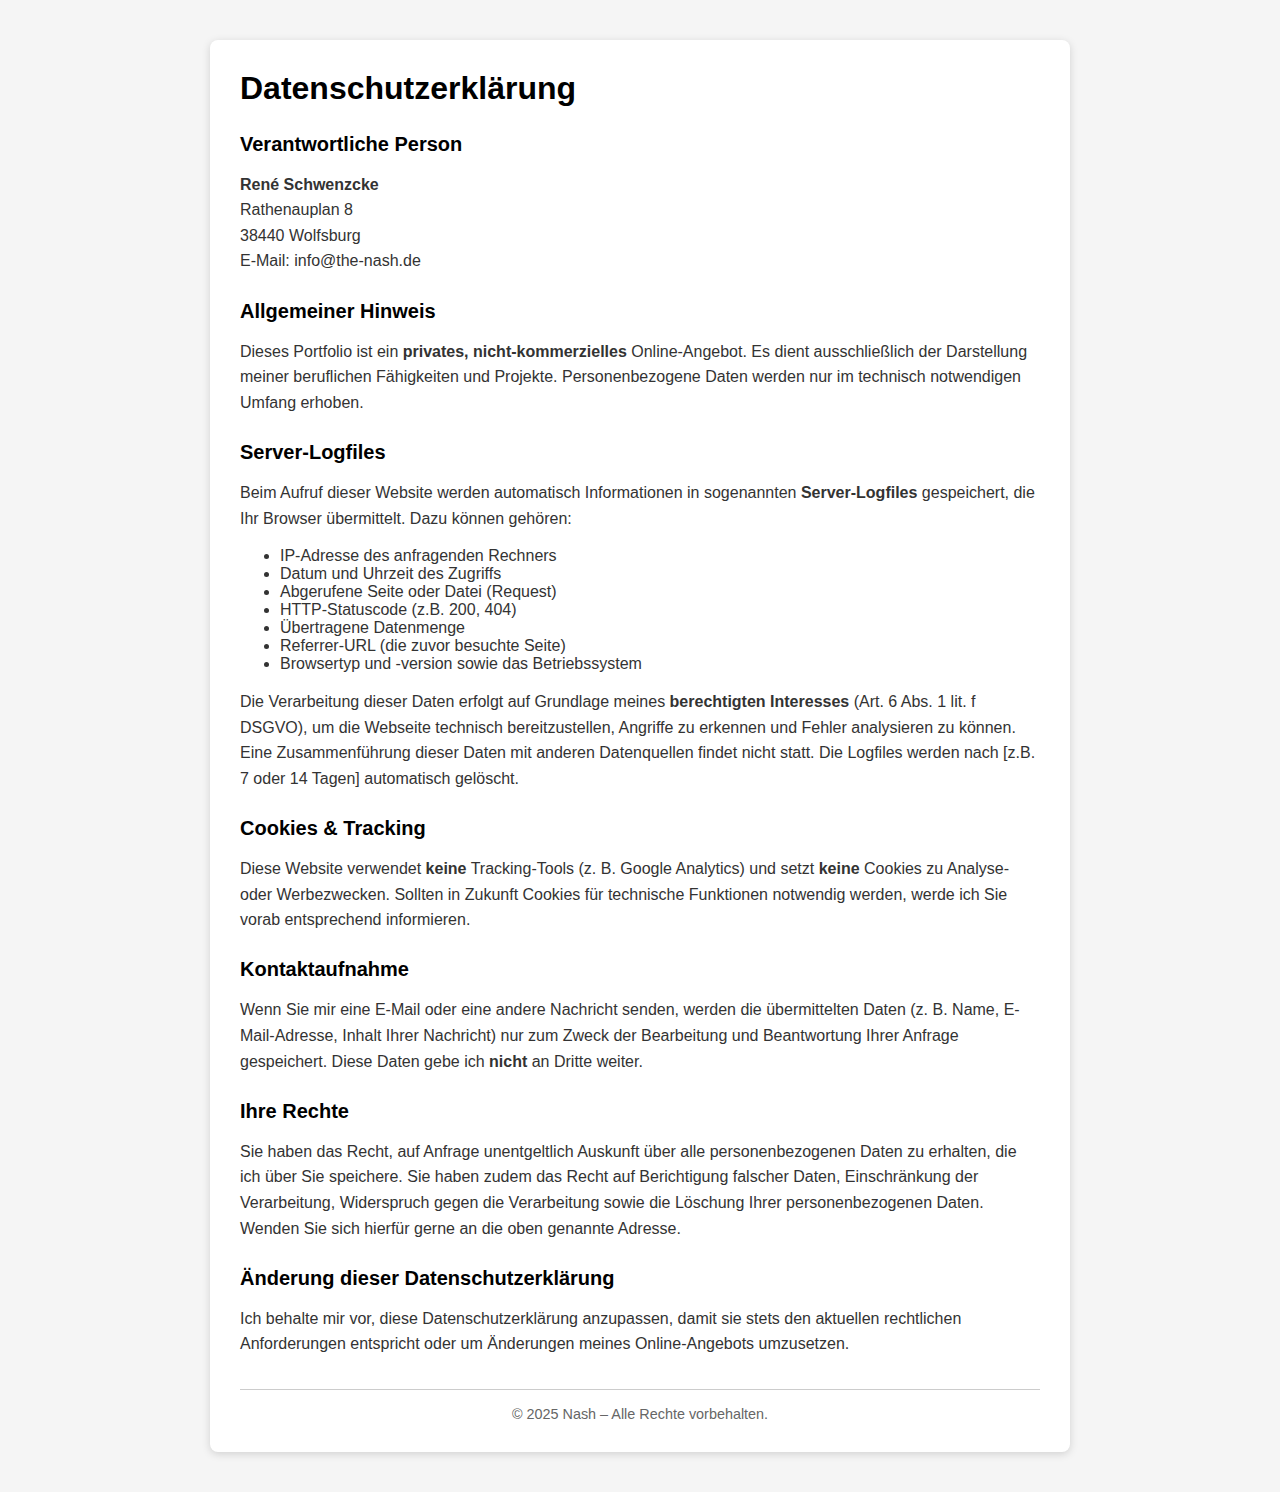
<file: Datenschutzerklaerung.html>
<!DOCTYPE html>
<html lang="de">
<head>
  <meta charset="utf-8">
  <title>Datenschutzerklärung | Mein Portfolio</title>
  <meta name="viewport" content="width=device-width, initial-scale=1.0">

  <!-- Minimales Inline-CSS (Karten-Optik) -->
  <style>
    /* Grundlayout: leicht grauer Seitenhintergrund */
    html, body {
      margin: 0;
      padding: 0;
      font-family: "Open Sans", Arial, sans-serif;
      background: #f5f5f5; /* Hellgrau */
      color: #333;
    }

    /* Container für Karten-Optik mit Schatten */
    .card {
      max-width: 800px;
      margin: 40px auto;
      background: #fff;
      border-radius: 8px;
      box-shadow: 0 2px 8px rgba(0,0,0,0.15);
      padding: 30px;
    }

    /* Überschriften */
    h1, h2 {
      color: #000;
      margin-top: 0;
    }
    h1 {
      margin-bottom: 0.8rem;
    }
    h2 {
      margin-top: 1.6rem;
      margin-bottom: 0.5rem;
      font-size: 1.25rem;
    }

    /* Absätze */
    p {
      line-height: 1.6;
      margin-bottom: 1rem;
    }

    /* Footer unten in der Karte */
    footer {
      margin-top: 2rem;
      padding-top: 1rem;
      border-top: 1px solid #ccc;
      text-align: center;
      font-size: 0.9rem;
      color: #666;
    }
    
    strong {
      font-weight: 600;
    }
  </style>
</head>
<body>

  <div class="card">
    <header>
      <h1>Datenschutzerklärung</h1>
    </header>

    <main>
      <!-- 1) Verantwortliche Person -->
      <section>
        <h2>Verantwortliche Person</h2>
        <p>
          <strong>René Schwenzcke</strong><br>
          Rathenauplan 8<br>
          38440 Wolfsburg<br>
          E-Mail: info@the-nash.de
        </p>
      </section>

      <!-- 2) Allgemeiner Hinweis -->
      <section>
        <h2>Allgemeiner Hinweis</h2>
        <p>
          Dieses Portfolio ist ein <strong>privates, nicht-kommerzielles</strong> Online-Angebot.
          Es dient ausschließlich der Darstellung meiner beruflichen Fähigkeiten und Projekte.
          Personenbezogene Daten werden nur im technisch notwendigen Umfang erhoben.
        </p>
      </section>

      <!-- 3) Server-Logfiles (inkl. IP-Adressen) -->
      <section>
        <h2>Server-Logfiles</h2>
        <p>
          Beim Aufruf dieser Website werden automatisch Informationen in sogenannten 
          <strong>Server-Logfiles</strong> gespeichert, die Ihr Browser übermittelt. 
          Dazu können gehören:
        </p>
        <ul>
          <li>IP-Adresse des anfragenden Rechners</li>
          <li>Datum und Uhrzeit des Zugriffs</li>
          <li>Abgerufene Seite oder Datei (Request)</li>
          <li>HTTP-Statuscode (z.B. 200, 404)</li>
          <li>Übertragene Datenmenge</li>
          <li>Referrer-URL (die zuvor besuchte Seite)</li>
          <li>Browsertyp und -version sowie das Betriebssystem</li>
        </ul>
        <p>
          Die Verarbeitung dieser Daten erfolgt auf Grundlage meines 
          <strong>berechtigten Interesses</strong> (Art. 6 Abs. 1 lit. f DSGVO), 
          um die Webseite technisch bereitzustellen, Angriffe zu erkennen und Fehler analysieren zu können. 
          Eine Zusammenführung dieser Daten mit anderen Datenquellen findet nicht statt. 
          Die Logfiles werden nach [z.B. 7 oder 14 Tagen] automatisch gelöscht.
        </p>
      </section>

      <!-- 4) Cookies / Tracking -->
      <section>
        <h2>Cookies &amp; Tracking</h2>
        <p>
          Diese Website verwendet <strong>keine</strong> Tracking-Tools (z. B. Google Analytics) 
          und setzt <strong>keine</strong> Cookies zu Analyse- oder Werbezwecken.
          Sollten in Zukunft Cookies für technische Funktionen notwendig werden, 
          werde ich Sie vorab entsprechend informieren.
        </p>
      </section>

      <!-- 5) Kontaktaufnahme -->
      <section>
        <h2>Kontaktaufnahme</h2>
        <p>
          Wenn Sie mir eine E-Mail oder eine andere Nachricht senden, werden die übermittelten Daten 
          (z. B. Name, E-Mail-Adresse, Inhalt Ihrer Nachricht) nur zum Zweck der Bearbeitung und Beantwortung 
          Ihrer Anfrage gespeichert. Diese Daten gebe ich <strong>nicht</strong> an Dritte weiter.
        </p>
      </section>

      <!-- 6) Rechte der Betroffenen -->
      <section>
        <h2>Ihre Rechte</h2>
        <p>
          Sie haben das Recht, auf Anfrage unentgeltlich Auskunft über alle personenbezogenen Daten 
          zu erhalten, die ich über Sie speichere. Sie haben zudem das Recht auf Berichtigung falscher Daten, 
          Einschränkung der Verarbeitung, Widerspruch gegen die Verarbeitung sowie die Löschung Ihrer personenbezogenen Daten. 
          Wenden Sie sich hierfür gerne an die oben genannte Adresse.
        </p>
      </section>

      <!-- 7) Änderung dieser Erklärung -->
      <section>
        <h2>Änderung dieser Datenschutzerklärung</h2>
        <p>
          Ich behalte mir vor, diese Datenschutzerklärung anzupassen, 
          damit sie stets den aktuellen rechtlichen Anforderungen entspricht 
          oder um Änderungen meines Online-Angebots umzusetzen.
        </p>
      </section>
    </main>

    <footer>
      &copy; 2025 Nash – Alle Rechte vorbehalten.
    </footer>
  </div>

</body>
</html>
</file>
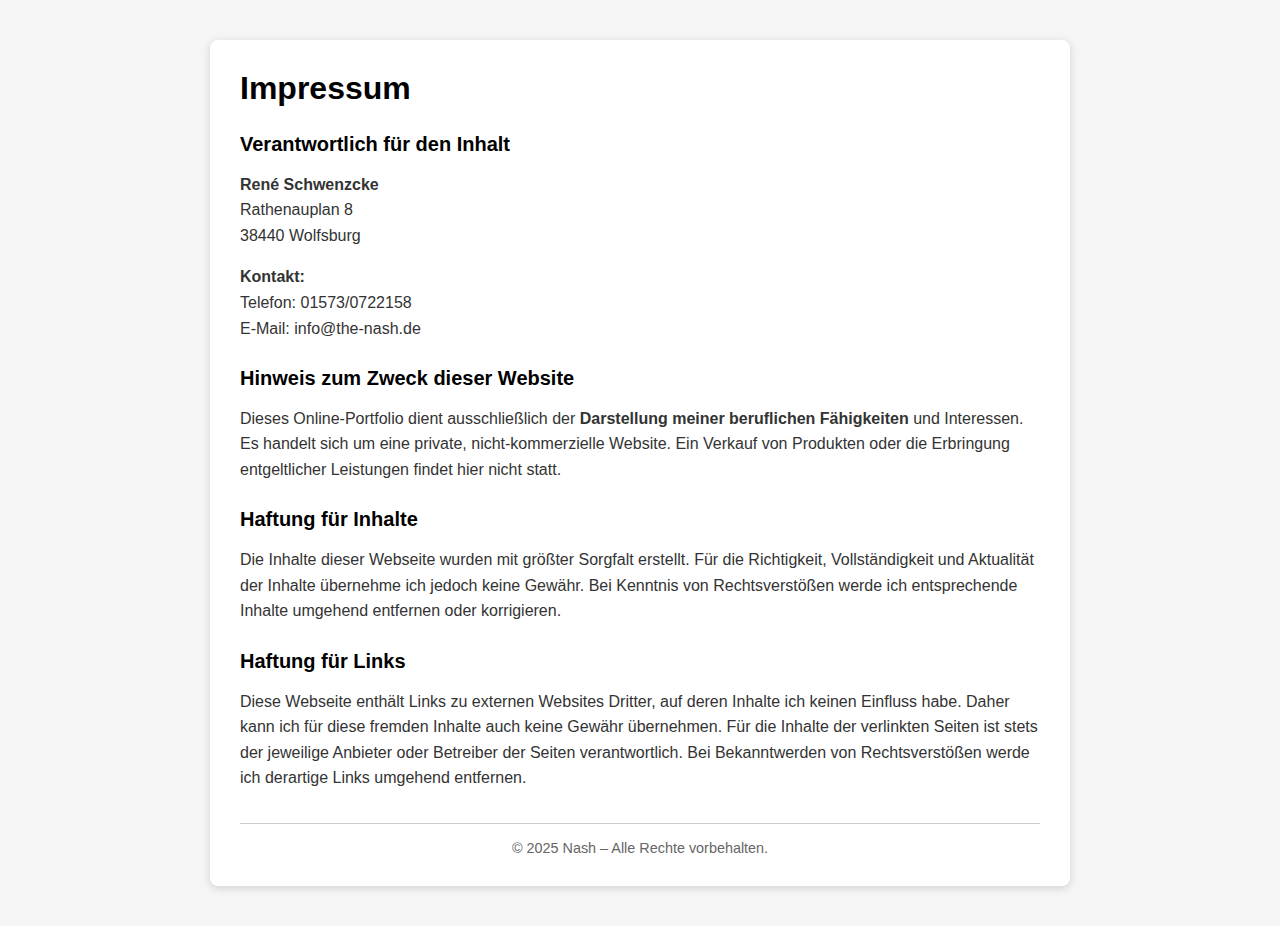
<file: Impressum.html>
<!DOCTYPE html>
<html lang="de">
<head>
  <meta charset="utf-8">
  <title>Impressum | Mein Portfolio</title>
  <meta name="viewport" content="width=device-width, initial-scale=1.0">

  <!-- Minimales Inline-CSS direkt hier im Head -->
  <style>
    /* Grundlayout: leicht grauer Seitenhintergrund */
    html, body {
      margin: 0;
      padding: 0;
      font-family: "Open Sans", Arial, sans-serif;
      background: #f5f5f5; /* Hellgrau */
      color: #333;
    }

    /* Container für Karten-Optik mit Schatten */
    .card {
      max-width: 800px;
      margin: 40px auto;
      background: #fff;
      border-radius: 8px;
      box-shadow: 0 2px 8px rgba(0,0,0,0.15);
      padding: 30px;
    }

    /* Überschriften */
    h1, h2 {
      color: #000;
      margin-top: 0;
    }
    h1 {
      margin-bottom: 0.8rem;
    }
    h2 {
      margin-top: 1.6rem;
      margin-bottom: 0.5rem;
      font-size: 1.25rem;
    }

    /* Absätze */
    p {
      line-height: 1.6;
      margin-bottom: 1rem;
    }

    /* Footer unten in der Karte */
    footer {
      margin-top: 2rem;
      padding-top: 1rem;
      border-top: 1px solid #ccc;
      text-align: center;
      font-size: 0.9rem;
      color: #666;
    }
    
    strong {
      font-weight: 600;
    }
  </style>
</head>
<body>

  <div class="card">
    <header>
      <h1>Impressum</h1>
    </header>

    <main>
      <!-- 1) Verantwortliche Person -->
      <section>
        <h2>Verantwortlich für den Inhalt</h2>
        <p>
          <strong>René Schwenzcke</strong><br>
          Rathenauplan 8<br>
          38440 Wolfsburg<br>
        </p>
        <p>
          <strong>Kontakt:</strong><br>
          Telefon: 01573/0722158<br>
          E-Mail: info@the-nash.de
        </p>
      </section>

      <!-- 2) Hinweis auf privaten / nicht-kommerziellen Zweck -->
      <section>
        <h2>Hinweis zum Zweck dieser Website</h2>
        <p>
          Dieses Online-Portfolio dient ausschließlich der <strong>Darstellung meiner beruflichen Fähigkeiten</strong> 
          und Interessen. Es handelt sich um eine private, nicht-kommerzielle Website. Ein Verkauf von Produkten oder 
          die Erbringung entgeltlicher Leistungen findet hier nicht statt.
        </p>
      </section>

      <!-- 3) Haftung für Inhalte -->
      <section>
        <h2>Haftung für Inhalte</h2>
        <p>
          Die Inhalte dieser Webseite wurden mit größter Sorgfalt erstellt. Für die Richtigkeit, 
          Vollständigkeit und Aktualität der Inhalte übernehme ich jedoch keine Gewähr. Bei Kenntnis von 
          Rechtsverstößen werde ich entsprechende Inhalte umgehend entfernen oder korrigieren.
        </p>
      </section>

      <!-- 4) Haftung für externe Links -->
      <section>
        <h2>Haftung für Links</h2>
        <p>
          Diese Webseite enthält Links zu externen Websites Dritter, auf deren Inhalte ich keinen Einfluss habe. 
          Daher kann ich für diese fremden Inhalte auch keine Gewähr übernehmen. Für die Inhalte der verlinkten Seiten 
          ist stets der jeweilige Anbieter oder Betreiber der Seiten verantwortlich. 
          Bei Bekanntwerden von Rechtsverstößen werde ich derartige Links umgehend entfernen.
        </p>
      </section>
    </main>

    <footer>
      &copy; 2025 Nash – Alle Rechte vorbehalten.
    </footer>
  </div>

</body>
</html>
</file>
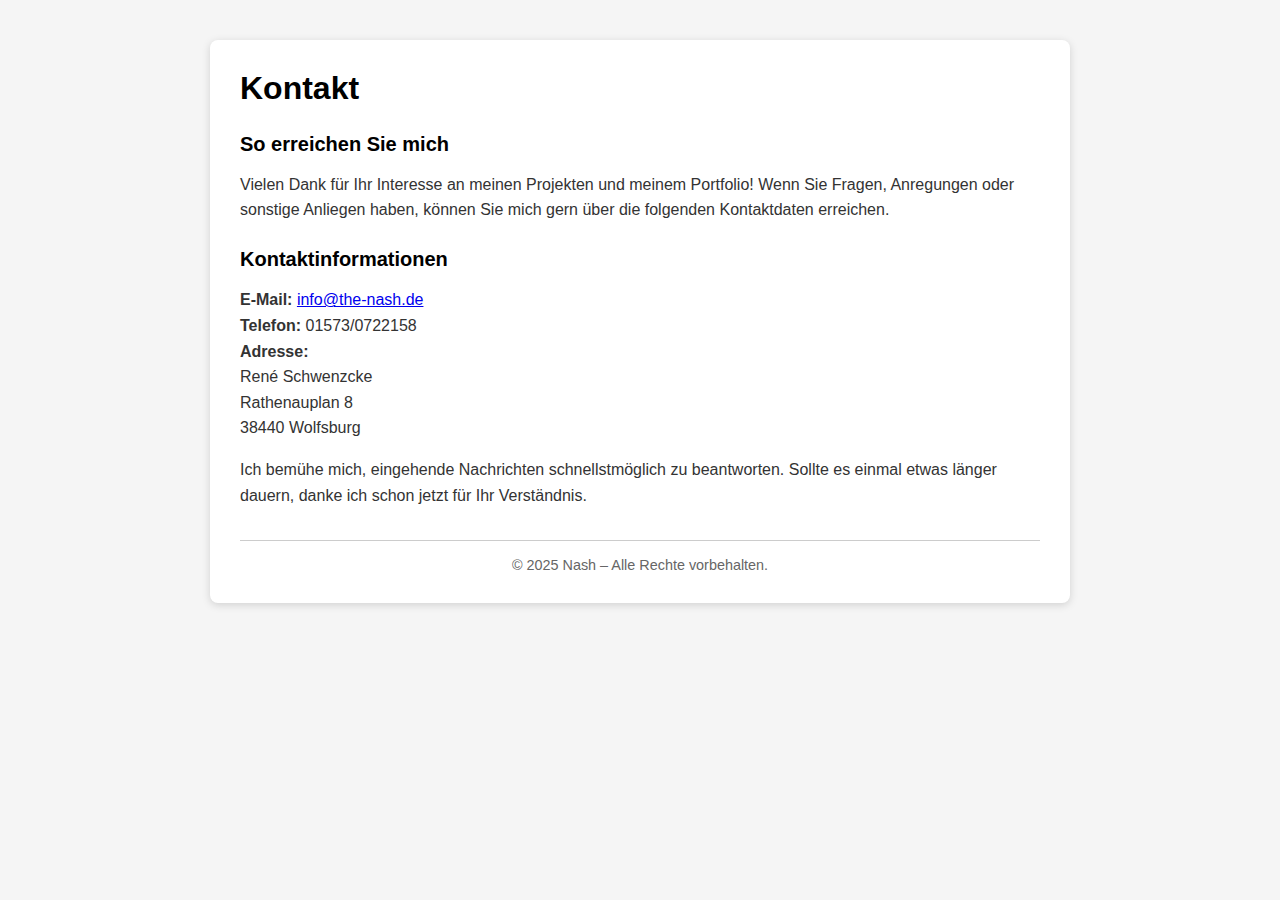
<file: Kontakt.html>
<!DOCTYPE html>
<html lang="de">
<head>
  <meta charset="utf-8">
  <title>Kontakt | Mein Portfolio</title>
  <meta name="viewport" content="width=device-width, initial-scale=1.0">

  <style>
    /* Grundlayout: leicht grauer Seitenhintergrund */
    html, body {
      margin: 0;
      padding: 0;
      font-family: "Open Sans", Arial, sans-serif;
      background: #f5f5f5; /* Hellgrau */
      color: #333;
    }

    /* Container für Karten-Optik mit Schatten */
    .card {
      max-width: 800px;
      margin: 40px auto;
      background: #fff;
      border-radius: 8px;
      box-shadow: 0 2px 8px rgba(0,0,0,0.15);
      padding: 30px;
    }

    /* Überschriften */
    h1, h2 {
      color: #000;
      margin-top: 0;
    }
    h1 {
      margin-bottom: 0.8rem;
    }
    h2 {
      margin-top: 1.6rem;
      margin-bottom: 0.5rem;
      font-size: 1.25rem;
    }

    /* Absätze */
    p {
      line-height: 1.6;
      margin-bottom: 1rem;
    }

    /* Footer unten in der Karte */
    footer {
      margin-top: 2rem;
      padding-top: 1rem;
      border-top: 1px solid #ccc;
      text-align: center;
      font-size: 0.9rem;
      color: #666;
    }
    
    strong {
      font-weight: 600;
    }
  </style>
</head>
<body>

  <div class="card">
    <header>
      <h1>Kontakt</h1>
    </header>

    <main>
      <section>
        <h2>So erreichen Sie mich</h2>
        <p>
          Vielen Dank für Ihr Interesse an meinen Projekten und meinem Portfolio! 
          Wenn Sie Fragen, Anregungen oder sonstige Anliegen haben, können Sie mich 
          gern über die folgenden Kontaktdaten erreichen.
        </p>
      </section>

      <section>
        <h2>Kontaktinformationen</h2>
        <p>
          <strong>E-Mail:</strong> 
          <a href="mailto:info@the-nash.de">info@the-nash.de</a><br>
          
          <strong>Telefon:</strong> 01573/0722158<br>
          
          <strong>Adresse:</strong><br>
          René Schwenzcke<br>
          Rathenauplan 8<br>
          38440 Wolfsburg
        </p>
        <p>
          Ich bemühe mich, eingehende Nachrichten schnellstmöglich zu beantworten. 
          Sollte es einmal etwas länger dauern, danke ich schon jetzt für Ihr Verständnis.
        </p>
      </section>
    </main>

    <footer>
      &copy; 2025 Nash – Alle Rechte vorbehalten.
    </footer>
  </div>

</body>
</html>
</file>
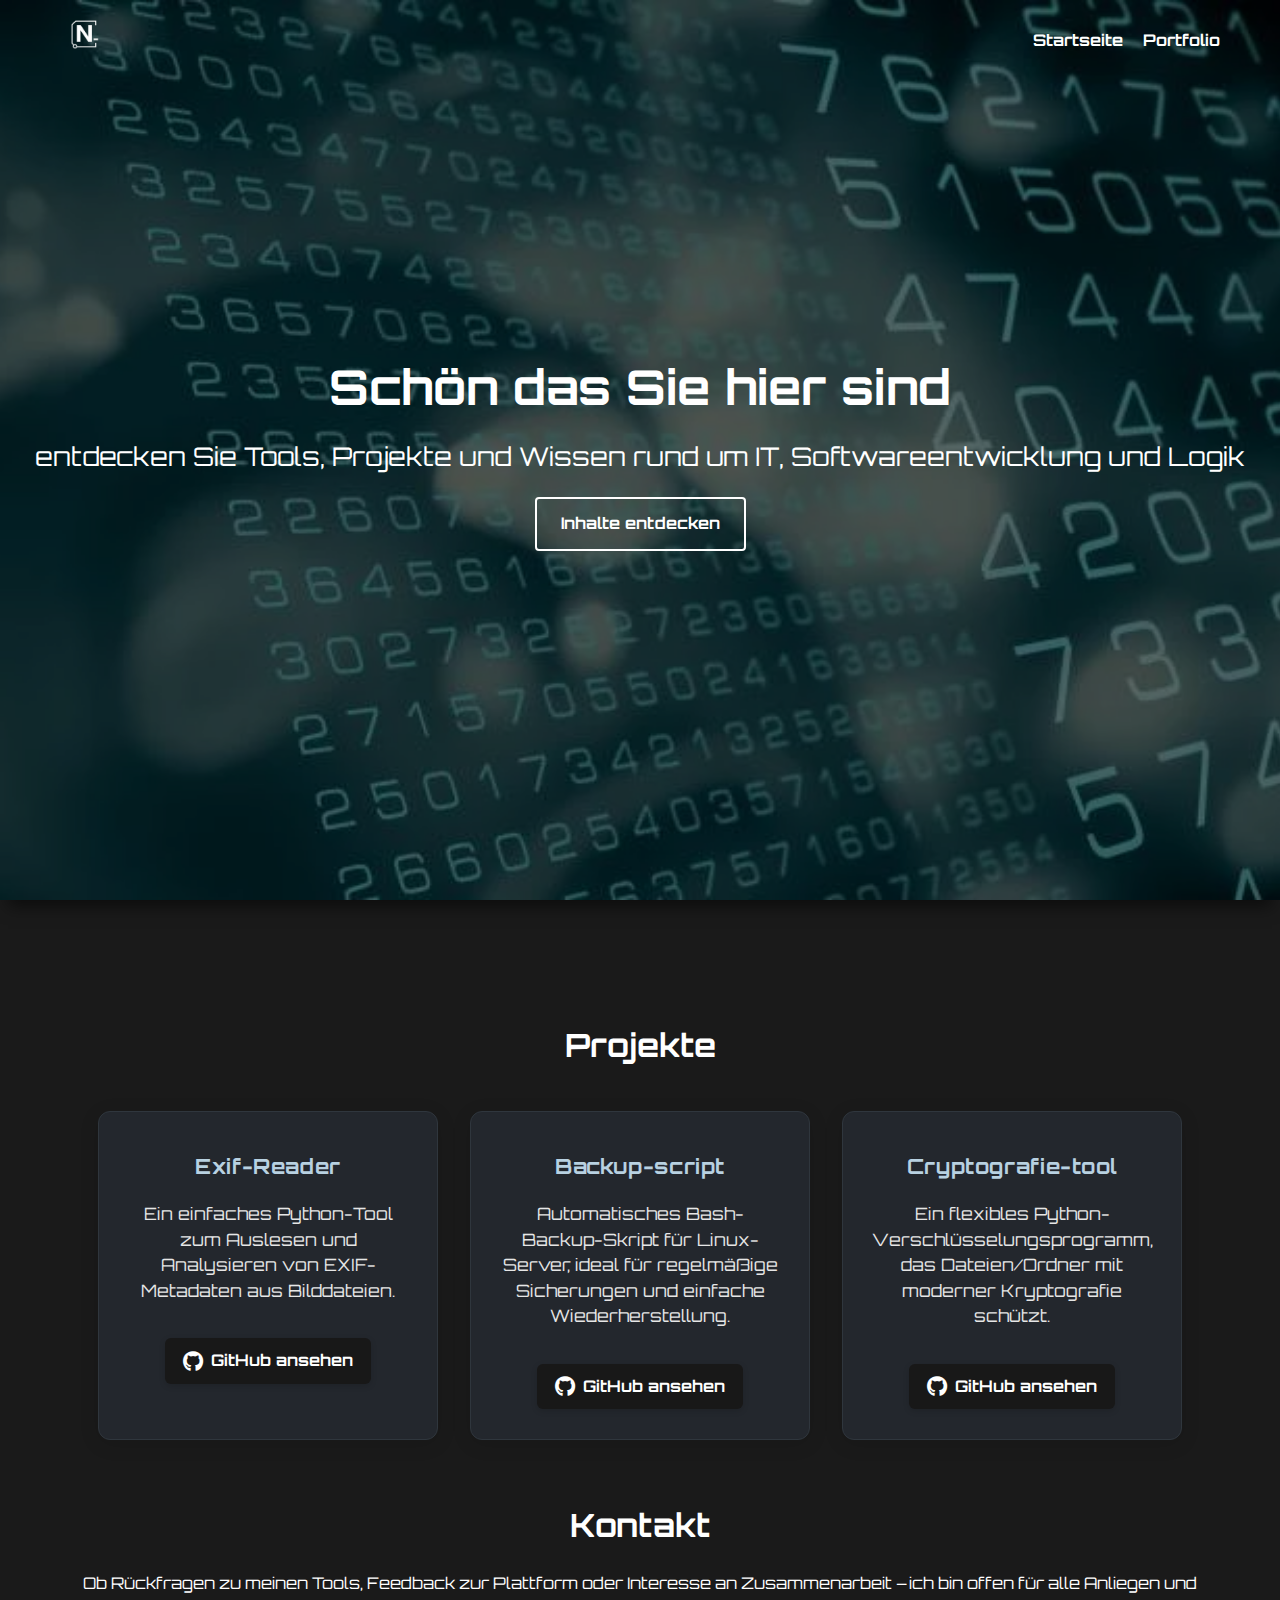
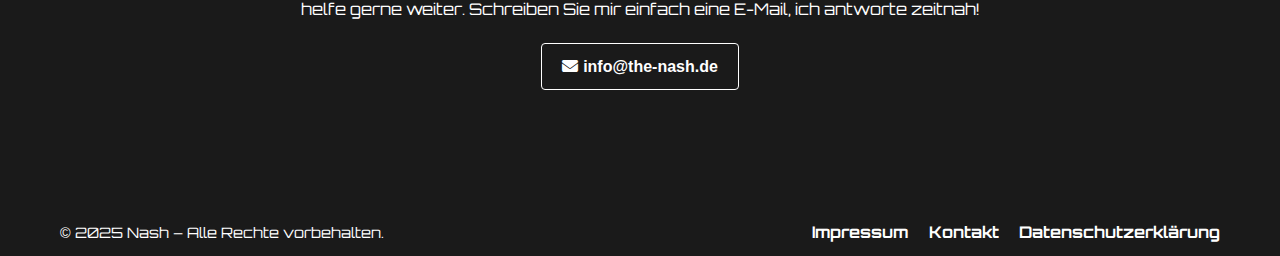
<file: plattform.html>
<!DOCTYPE html>
<html lang="de">
<head>
  <meta charset="UTF-8" />
  <meta name="viewport" content="width=device-width, initial-scale=1.0"/>
  <meta name="description" content="Inhalte zu Informatik, Softwareentwicklung und Logik." />
  <meta name="author" content="Nash" />
  <meta http-equiv="Content-Language" content="de" />

  <!-- OG & Twitter vereinheitlicht -->
  <meta property="og:title" content="Plattform – The Nash" />
  <meta property="og:description" content="IT, Projekte, Tutorials und mehr auf der Plattform von Nash." />
  <meta property="og:image" content="https://the-nash.de/images/NashLogo.png" />
  <meta property="og:url" content="https://the-nash.de/plattform.html" />
  <meta name="twitter:card" content="summary_large_image" />

  <!-- CSS -->
  <link rel="stylesheet" href="css/all.min.css">
  <link rel="stylesheet" href="css/style-plattform.css">

  <!-- Google fonts -->
  <link href="https://fonts.googleapis.com/css2?family=Orbitron:wght@700&display=swap" rel="stylesheet">

  <title>Plattform | Projekte & Inhalte</title>
</head>
<body>

  <!-- NAVIGATION -->
  <nav>
    <div class="nav-container">
      <div class="logo">
        <a href="index.html">
          <img src="images/WebsiteLogo.png" alt="Nash Logo" class="logo-img">
        </a>
      </div>
      <ul class="nav-links">
        <li><a href="index.html">Startseite</a></li>
        <li><a href="portfolio.html">Portfolio</a></li>
        <!-- Aktueller Link, daher auskommentiert oder entfernt -->
        <!-- <li><a href="plattform.html">Plattform</a></li> -->
      </ul>
      <button class="menu-toggle" aria-label="Menü umschalten">&#9776;</button>
    </div>
  </nav>

  <!-- HEADER -->
  <header id="home">
    <div class="header-content">
      <h1>Schön das Sie hier sind</h1>
      <p>entdecken Sie Tools, Projekte und Wissen rund um IT, Softwareentwicklung und Logik</p>
      <a href="#projekte" class="header-button">Inhalte entdecken</a>
    </div>
  </header>

  <!-- MAIN -->
  <main>


  <section id="projekte" class="projekte-section">
    <h2>Projekte</h2>
    <div class="projekte-wrapper">

      <div class="project-box">
        <h3>Exif-Reader</h3>
        <p>Ein einfaches Python-Tool zum Auslesen und Analysieren von EXIF-Metadaten aus Bilddateien.</p>
        <a href="https://github.com/the-nash-de/exif-reader" target="_blank" class="github-btn">
          <i class="fab fa-github"></i> GitHub ansehen
        </a>
      </div>

      <div class="project-box">
        <h3>Backup-script</h3>
        <p>Automatisches Bash-Backup-Skript für Linux-Server, ideal für regelmäßige Sicherungen und einfache Wiederherstellung.</p>
        <a href="https://github.com/the-nash-de/nb-backup-script" target="_blank" class="github-btn">
          <i class="fab fa-github"></i> GitHub ansehen
        </a>
      </div>

      <div class="project-box">
        <h3>Cryptografie-tool</h3>
        <p>Ein flexibles Python-Verschlüsselungsprogramm, das Dateien/Ordner mit moderner Kryptografie schützt.</p>
        <a href="https://github.com/the-nash-de/secure-folder-encryptor" target="_blank" class="github-btn">
          <i class="fab fa-github"></i> GitHub ansehen
        </a>
      </div>
    </div>
  </section>

    <!-- KONTAKT -->
    <section id="contact">
      <h2>Kontakt</h2>
      <p>Ob Rückfragen zu meinen Tools, Feedback zur Plattform oder Interesse an Zusammenarbeit – ich bin offen für alle Anliegen und helfe gerne weiter. Schreiben Sie mir einfach eine E-Mail, ich antworte zeitnah!</p>
      <a href="mailto:info@the-nash.de" class="contact-button">
          <i class="fas fa-envelope"></i>
          <span class="normal-text">info@the-nash.de</span>
        <!--<i class="fas fa-envelope"></i> info@the-nash.de-->
      </a>
    </section>
  </main>

  <!-- FOOTER -->
  <footer>
    <div class="footer-container">
      <div class="footer-left">
        &copy; 2025 Nash – Alle Rechte vorbehalten.
      </div>
      <ul class="footer-links">
        <li><a href="Impressum.html" target="_blank">Impressum</a></li>
        <li><a href="Kontakt.html" target="_blank">Kontakt</a></li>
        <li><a href="Datenschutzerklaerung.html" target="_blank">Datenschutzerklärung</a></li>
      </ul>
    </div>
  </footer>

  <script src="js/script.js"></script>
</body>
</html>
</file>
<file: css/style-plattform.css>
:root {
  --accent-color: #b8d1e1;
  --accent-line: #d0eafc;
}

* {
  box-sizing: border-box;
  margin: 0;
  padding: 0;
}

body {
  font-family: 'Orbitron', Arial, sans-serif;
  /*font-family: Arial, sans-serif;*/
  background-color: #1A1A1A;
  color: #fff;
  line-height: 1.6;
}

/* Schriftart überschreiben */
.normal-text {
  font-family: Arial, sans-serif;
}

/* Navigation */
nav {
  background-color: transparent;
  border-bottom: none;
  position: absolute;
  top: 0;
  left: 0;
  width: 100%;
  z-index: 1000;
}

.nav-container {
  max-width: 1200px;
  margin: 0 auto;
  padding: 10px 20px;
  display: flex;
  align-items: center;
  justify-content: space-between;
  position: relative;
}

.logo a {
  font-size: 1.8em;
  font-weight: bold;
  color: #fff;
  text-decoration: none;
}

.logo-img {
  height: 50px;
  width: auto;
}

.nav-links {
  list-style: none;
  display: flex;
  gap: 20px;
}

.nav-links li a {
  text-decoration: none;
  color: #fff;
  font-weight: bold;
  transition: color 0.3s;
}

.nav-links li a:hover {
  color: var(--accent-color);
}

.menu-toggle {
  display: none;
  background: none;
  border: none;
  font-size: 1.5em;
  cursor: pointer;
  color: #fff;
}

/* Header */
header {
  position: relative;
  background: url('../images/Background-plattform.webp') center/cover no-repeat;
  height: 100vh;
  display: flex;
  align-items: center;
  justify-content: center;
  text-align: center;
  width: 100%;
  box-shadow: 0 15px 15px -8px rgba(0,0,0,0.5);
}

header::before {
  content: "";
  position: absolute;
  top: 0;
  left: 0;
  width: 100%;
  height: 100%;
  background-color: rgba(0,0,0,0.6);
  z-index: 1;
}

.header-content {
  position: relative;
  z-index: 2;
  padding: 20px;
}

header h1 {
  font-size: 3em;
  margin-bottom: 10px;
  color: #fff;
}

header p {
  font-size: 1.6em;
  color: #fff;
}

.header-button {
  display: inline-block;
  margin-top: 20px;
  padding: 12px 24px;
  border: 2px solid #fff;
  background-color: transparent;
  color: #fff;
  text-decoration: none;
  font-weight: bold;
  border-radius: 4px;
  transition: background-color 0.3s, color 0.3s, border 0.3s;
}

.header-button:hover {
  background-color: transparent;
  border: 2px solid #000;
  color: var(--accent-color);
}

/* Main Layout */
main {
  max-width: 1200px;
  margin: 0 auto;
  padding: 40px 20px;
}

section {
  margin-bottom: 80px;
  width: 100%;
  padding: 0 10px;
}

section h2 {
  font-size: 2em;
  margin-bottom: 20px;
  text-align: center;
  color: #fff;
}

.centered-note {
  text-align: center;
  margin-top: 20px;
  color: #ccc;
}


/* Projekte*/

.projekte-section {
  margin: 80px auto 60px auto;
  padding: 0 10px;
  max-width: 1200px;
  text-align: center;
}

.projekte-wrapper {
  display: flex;
  gap: 32px;
  justify-content: center;
  flex-wrap: wrap;
  margin-top: 40px;
}

.project-box {
  background: #23272d;
  border-radius: 12px;
  box-shadow: 0 4px 20px rgba(0,0,0,0.11);
  padding: 38px 28px 30px 28px;
  width: 340px;
  display: flex;
  flex-direction: column;
  align-items: center;
  transition: transform 0.18s, box-shadow 0.2s;
  border: 1px solid #2f363d;
}

.project-box:hover {
  transform: translateY(-8px) scale(1.025);
  box-shadow: 0 10px 24px rgba(100,200,255,0.10);
}

.project-box h3 {
  font-size: 1.3em;
  margin-bottom: 18px;
  color: #b8d1e1;
  letter-spacing: 0.03em;
}

.project-box p {
  color: #e6e6e6;
  margin-bottom: 25px;
  font-size: 1.06em;
  line-height: 1.5;
}

/* GitHub-Button */
.github-btn {
  display: inline-flex;
  align-items: center;
  padding: 10px 18px;
  background: #181818;
  color: #fff;
  font-weight: bold;
  border-radius: 6px;
  border: none;
  font-size: 1em;
  text-decoration: none;
  margin-top: 10px;
  box-shadow: 0 2px 6px rgba(0,0,0,0.14);
  transition: background 0.2s, color 0.2s;
}
.github-btn i {
  font-size: 1.3em;
  margin-right: 8px;
}
.github-btn:hover,
.github-btn:focus {
  background: #24292f;
  color: #e7eef2;
}

/* Responsive für Mobilgeräte */
@media (max-width: 1050px) {
  .projekte-wrapper {
    flex-direction: column;
    align-items: center;
  }
  .project-box {
    width: 98%;
    max-width: 440px;
    margin-bottom: 28px;
  }
}

/* ========== Kontakt-Bereich ========== */
#contact {
  margin-bottom: 80px;
  width: 100%;
  padding: 0 10px;
  text-align: center;
}
#contact h2 {
  font-size: 2em;
  margin-bottom: 20px;
  color: #fff;
}
#contact p {
  font-size: 1rem;
  color: #fff;
  margin-bottom: 20px;
}
.contact-button {
  display: inline-block;
  padding: 10px 20px;
  border: 1px solid #fff;
  background-color: transparent;
  color: #fff;
  text-decoration: none;
  font-weight: bold;
  border-radius: 4px;
  transition: background-color 0.3s, border 0.3s, color 0.3s;
}
.contact-button:hover {
  background-color: var(--accent-color);
  border: 1px solid #000;
  color: #000;
}
#contact a.email-link:hover {
  color: #000;
}

/* Footer */
footer {
  width: 100%;
  background-color: #1A1A1A;
}

.footer-container {
  max-width: 1200px;
  margin: 0 auto;
  padding: 10px 20px;
  display: flex;
  justify-content: space-between;
  align-items: center;
}

.footer-left {
  font-size: 0.9em;
  color: #fff;
}

.footer-links {
  list-style: none;
  display: flex;
  gap: 20px;
  margin: 0;
}

.footer-links li a {
  text-decoration: none;
  color: #fff;
  font-weight: bold;
  transition: color 0.3s;
}

.footer-links li a:hover {
  color: var(--accent-color);
}

/* Media Queries */
@media (max-width: 768px) {
  .menu-toggle {
    display: block;
  }

  .nav-links {
    display: none;
    flex-direction: column;
    gap: 10px;
    width: 100%;
    background-color: #1A1A1A;
    position: absolute;
    top: 60px;
    left: 0;
    padding: 20px;
  }

  .nav-links.active {
    display: flex;
  }

  .nav-links li {
    margin: 5px 0;
  }

  header h1 {
    font-size: 2.2em;
  }

  header p {
    font-size: 1.1em;
  }
}

@media (max-width: 480px) {
  header h1 {
    font-size: 1.6em;
    white-space: nowrap;
  }

  header p {
    font-size: 1em;
  }

  .footer-container {
    flex-direction: column;
    gap: 10px;
  }

  .footer-left,
  .footer-links {
    text-align: center;
  }
}
</file>
